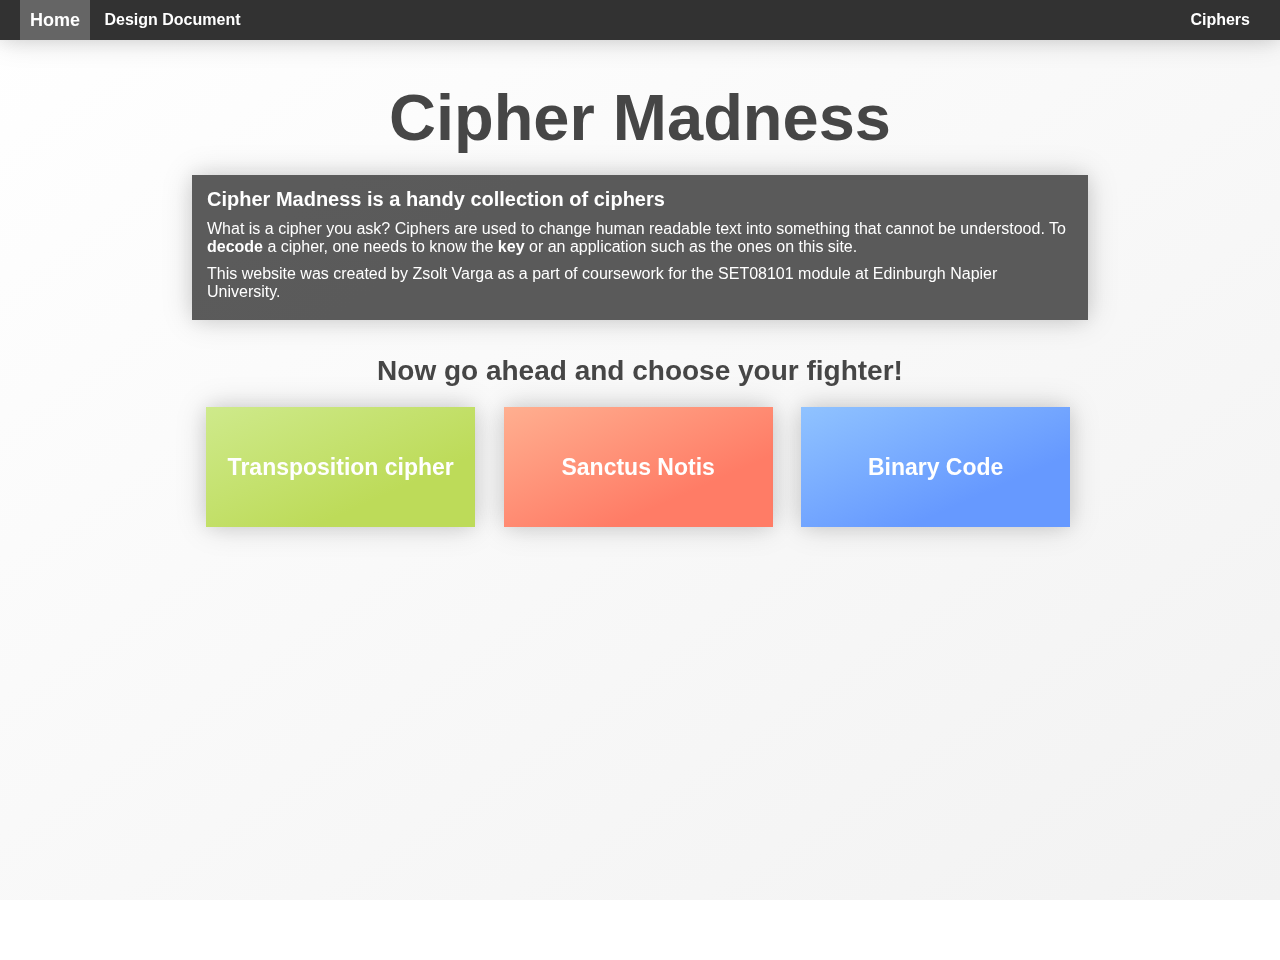
<file: index.html>
<!DOCTYPE html>
<html>
  <head>
    <meta charset="utf-8">
    <title>CW1 | 40212393</title>
    <link rel="stylesheet" href="assets/css/ciphers.css">
    <link rel="stylesheet" href="assets/css/generalPages.css">
    <link rel="stylesheet" href="assets/css/navbar.css">
  </head>
  <body>
    <div id="generalBack"></div>
    <!--  Navigation Bar div-->
    <div class="navBarContainer hoveredGrayBox backshadow">
      <a href="index.html">
        <div class="navBarField navBarActive">
          Home
        </div>
      </a>
      <a href="design.html">
        <div class="navBarField">
          Design Document
        </div>
      </a>
      <a href="#">
        <div class="navBarField navBarRightSide navBarDrop">
          Ciphers
        </div>
      </a>
    </div>
    <div class="dropDownContainer hoveredGrayBox">
      <div class="dropDownMenu">
        <a href="cipherTransposition.html">
          <div class="dropDownItem">
            Transposition
          </div>
        </a>
        <a href="cipherSanctusNotis.html">
          <div class="dropDownItem">
            Sanctus Notis
          </div>
        </a>
        <a href="cipherBinary.html">
          <div class="dropDownItem">
            Binary
          </div>
        </a>
      </div>
    </div>


    <div class="container">
      <h1 class="grayText">Cipher Madness</h1>
      <div class="shortInfo grayBox backshadow" id="topBoxHomePage">
        <h3>Cipher Madness is a handy collection of ciphers</h3>
        <p>What is a cipher you ask? Ciphers are used to change human readable
        text into something that cannot be understood. To <strong>decode</strong> a cipher,
        one needs to know the <strong>key</strong> or an application such as the ones
        on this site. </p>

        <p>This website was created by Zsolt Varga as a part of coursework for the
        SET08101 module at Edinburgh Napier University.</p>
      </div>
      <h2 class="grayText">Now go ahead and choose your fighter!</h2>
      <div class="cipherLinkContainers">
        <a href="cipherTransposition.html">
          <div class="linkBox backshadow" id="linkBox1">
            <div class="linkBoxText">
              Transposition cipher
            </div>
          </div>
        </a>
        <a href="cipherSanctusNotis.html">
          <div class="linkBox backshadow" id="linkBox2">
            <div class="linkBoxText">
              Sanctus Notis
            </div>
          </div>
        </a>
        <a href="cipherBinary.html">
          <div class="linkBox backshadow" id="linkBox3">
            <div class="linkBoxText">
              Binary Code
            </div>
          </div>
        </a>
      </div>
    </div>

    <script src="assets/js/navbar.js"></script>
  </body>
</html>
</file>
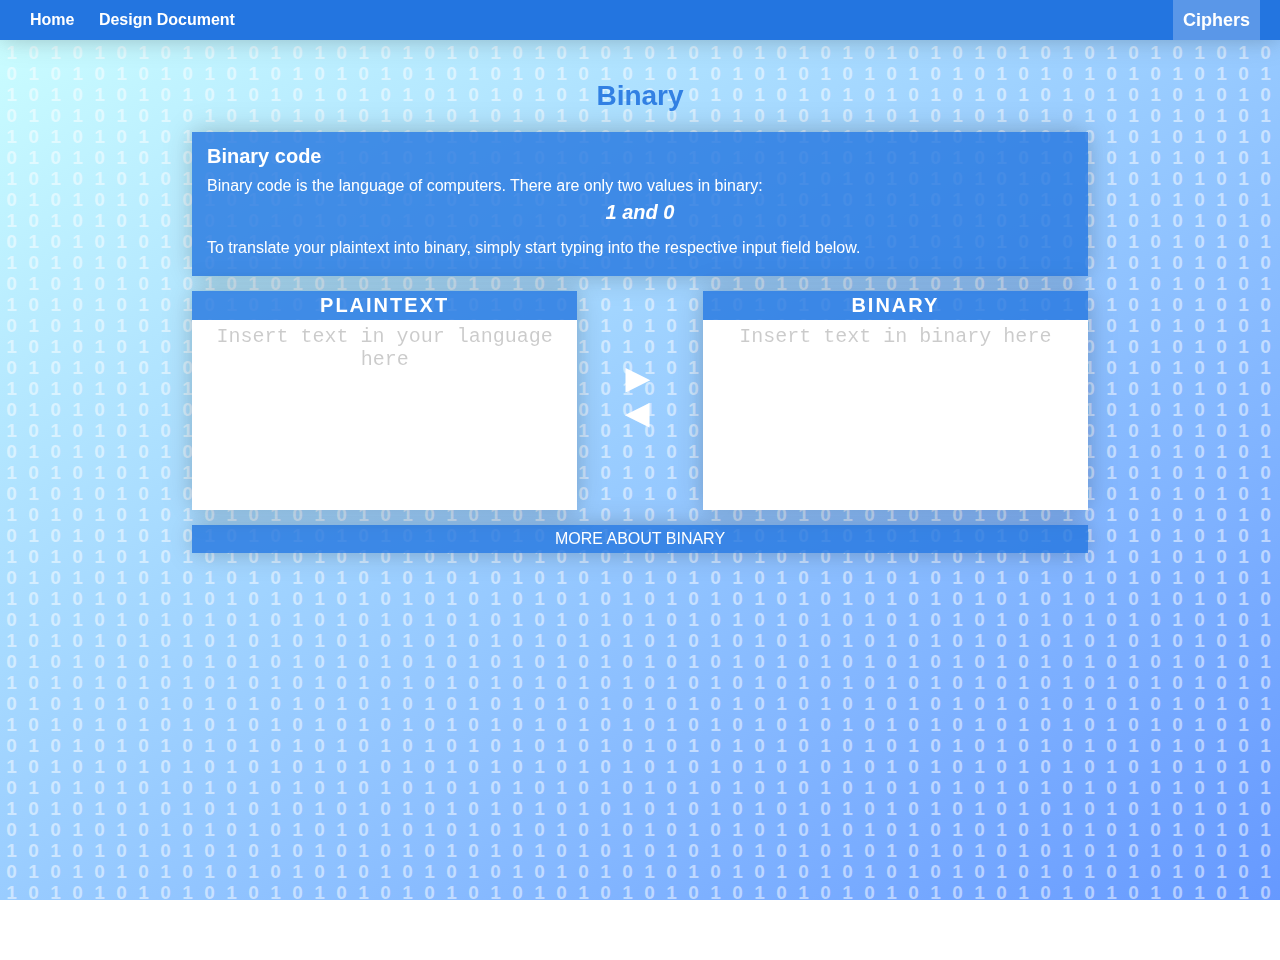
<file: cipherBinary.html>
<!DOCTYPE html>
<html>
  <head>
    <meta charset="utf-8">
    <title>CW1 | Binary</title>
    <link rel="stylesheet" href="assets/css/ciphers.css">
    <link rel="stylesheet" href="assets/css/binary.css">
    <link rel="stylesheet" href="assets/css/navbar.css">
  </head>
  <body>
    <div id="activeBinaryBack">
    </div>

    <!--  Navigation Bar div-->
    <div class="navBarContainer hoveredBlueBox backshadow">
      <a href="index.html">
        <div class="navBarField">
          Home
        </div>
      </a>
      <a href="design.html">
        <div class="navBarField">
          Design Document
        </div>
      </a>
      <a href="#">
        <div class="navBarField navBarRightSide navBarDrop navBarActive">
          Ciphers
        </div>
      </a>
    </div>
    <div class="dropDownContainer hoveredBlueBox">
      <div class="dropDownMenu">
        <a href="cipherTransposition.html">
          <div class="dropDownItem">
            Transposition
          </div>
        </a>
        <a href="cipherSanctusNotis.html">
          <div class="dropDownItem">
            Sanctus Notis
          </div>
        </a>
        <a href="cipherBinary.html">
          <div class="dropDownItem">
            Binary
          </div>
        </a>
      </div>
    </div>

    <div class="container">
      <div class="containerTop">
        <h2 class="blueText">
          Binary
        </h2>
        <div class="shortInfo blueBox backshadow">
          <h3>Binary code</h3>
          <p>Binary code is the language of computers. There are only two values in binary: <br> <span><strong><em>1 and 0</em></strong></span></p>
          <p>To translate your plaintext into binary, simply start typing into the respective input field below.</p>
        </div>
      </div>
      <div class="containerBttm">
        <div id="langBox1" class="blueBox backshadow">
          <div id="lBox1Head">
            <h3>Plaintext</h3>
          </div>
          <textarea name="name" rows="8" cols="80" placeholder="Insert text in your language here"></textarea>
        </div>
        <div id="middleIconContainer">
            <div id="toCypher">
              ▶
            </div>
            <div id="toPlaintext">
              ◀
            </div>
        </div>
        <div id="langBox2" class="blueBox backshadow">
          <div id="lBox2Head">
            <h3>Binary</h3>
          </div>
          <textarea name="name" rows="8" cols="80" placeholder="Insert text in binary here"></textarea>
        </div>
      </div>
      <div class="containerAbout blueBox backshadow">
        <div id="moreAboutCypher">
          <span>More about binary</span>
        </div>
        <div id="moreAboutElab" class="blueText infoInvisible">
          <h3>Binary Code</h3>
          <p>
            When counting, we use the decimal system, sometimes without ever realising it.
            The decimal system means we have 10 numbers to work with (0-9). Computers, however,
            work with 2 numbers (0 and 1). It is possible to do all calculations in a
            different system, then convert back to one we fluently comprehent and still get the right
            result. After all, this is what our computers do.
          </p>
          <p>
            Converting text into Binary code, however, is a bit trickier and can be thought
            of as a cipher. First, a number needs to be assigned to every possible character.
            For this, we have the internationally agreed ASCII table. This number is then converted into
            binary. To be able to distinguish which chunks of 1's and 0's are part of which character,
            we use spaces after (only applies to this application).
          </p>
          <p>Example:
          <br><strong>Text:</strong> "Binary"
          <br><strong>ASCII:</strong> 66, 105, 110, 97, 114, 121
          <br><strong>Binary code:</strong> 1000010 1101001 1101110 1100001 1110010 1111001</p>
        </div>
      </div>
    </div>


    <script src="assets/js/binary.js"></script>
    <script src="assets/js/navbar.js"></script>
  </body>
</html>
</file>
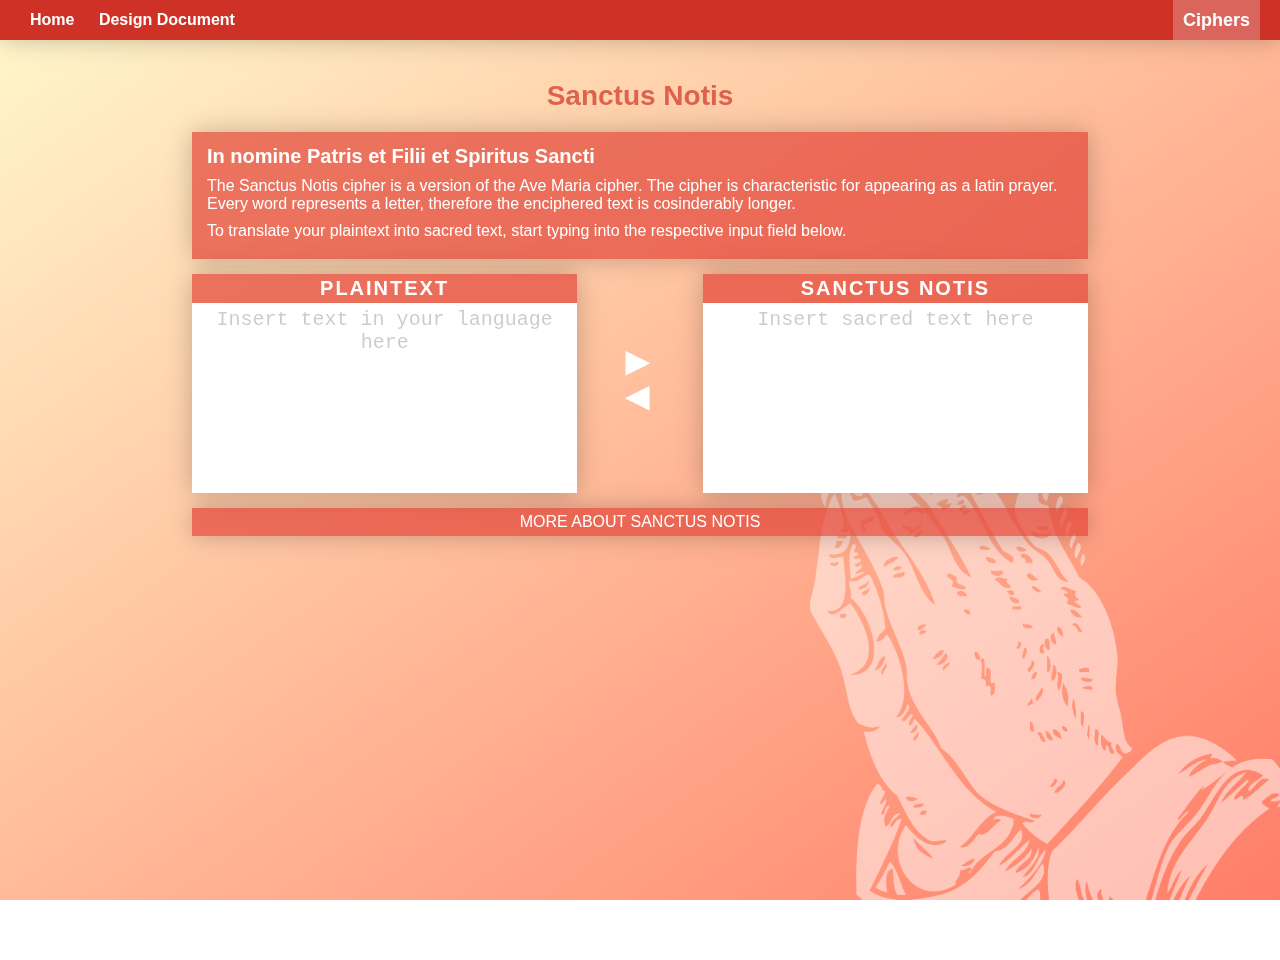
<file: cipherSanctusNotis.html>
<!DOCTYPE html>
<html>
  <head>
    <meta charset="utf-8">
    <title>CW1 | Sanctus Notis</title>
    <link rel="stylesheet" href="assets/css/ciphers.css">
    <link rel="stylesheet" href="assets/css/sanctusNotis.css">
    <link rel="stylesheet" href="assets/css/navbar.css">
  </head>
  <body>
    <div id="activeSanctusBack">
      <img src="assets/images/1638548.png" alt="">
      <!-- http://clipart-library.com/clipart/1638548.htm -->
    </div>

    <!--  Navigation Bar div-->
    <div class="navBarContainer hoveredOrangeBox backshadow">
      <a href="index.html">
        <div class="navBarField">
          Home
        </div>
      </a>
      <a href="design.html">
        <div class="navBarField">
          Design Document
        </div>
      </a>
      <a href="#">
        <div class="navBarField navBarRightSide navBarDrop navBarActive">
          Ciphers
        </div>
      </a>
    </div>
    <div class="dropDownContainer hoveredOrangeBox">
      <div class="dropDownMenu">
        <a href="cipherTransposition.html">
          <div class="dropDownItem">
            Transposition
          </div>
        </a>
        <a href="cipherSanctusNotis.html">
          <div class="dropDownItem">
            Sanctus Notis
          </div>
        </a>
        <a href="cipherBinary.html">
          <div class="dropDownItem">
            Binary
          </div>
        </a>
      </div>
    </div>


    <div class="container">
      <div class="containerTop">
        <h2 class="orangeText">
          Sanctus Notis
        </h2>
        <div class="shortInfo orangeBox backshadow">
          <h3>In nomine Patris et Filii et Spiritus Sancti</h3>
          <p>The Sanctus Notis cipher is a version of the Ave Maria cipher. The cipher is characteristic
            for appearing as a latin prayer. Every word represents a letter, therefore the enciphered text is
            cosinderably longer.</p>
          <p>To translate your plaintext into sacred text, start typing into the respective input field below.</p>
        </div>
      </div>
      <div class="containerBttm">
        <div id="langBox1" class="orangeBox backshadow">
          <div id="lBox1Head">
            <h3>Plaintext</h3>
          </div>
          <textarea name="name" rows="8" cols="80" placeholder="Insert text in your language here"></textarea>
        </div>
        <div id="middleIconContainer">
            <div id="toCypher">
              ▶
            </div>
            <div id="toPlaintext">
              ◀
            </div>
        </div>
        <div id="langBox2" class="orangeBox backshadow">
          <div id="lBox2Head">
            <h3>Sanctus Notis</h3>
          </div>
          <textarea name="name" rows="8" cols="80" placeholder="Insert sacred text here"></textarea>
        </div>
      </div>
      <div class="containerAbout orangeBox backshadow">
        <div id="moreAboutCypher">
          <span>More about Sanctus Notis</span>
        </div>
        <div id="moreAboutElab" class="orangeText infoInvisible">
          <h3>Sansctus Notis</h3>
          <p>This cipher is influenced by the Ave Maria cipher and takes a fun approach
            to encoding text. Every letter of the alphabet has several Latin prayer words
            associated with it. After enciphering the text, the output is supposed
            to look like a christian prayer written in Latin.
          </p>
          <p>Since each letter contains several values (Latin words) that are chosen at random
            when translating, the same input will give a different output each time.
          </p>
          <p><strong>Example:</strong>
            <br>The letters H and I are associated with these words:
            <br>H ('gloria', 'vivificantem')
            <br>I ('mortuorum', 'saeculi')
          <br>The word "<strong>Hi</strong>" will then have 4 different translations.
          <ul>
            <li>gloria mortuorum</li>
            <li>gloria saeculi</li>
            <li>vivificantem mortuorum</li>
            <li>vivificantem saeculi</li>
          </ul> </p>
          <p>This means, the number of possible translations for any string will be
          <strong>2<sup>n</sup> </strong> where <strong>n = length of the string</strong>.</p>
          <br>
          <br>
          <p id="smallPrint">The background image used for this page can be found at <a href="http://clipart-library.com/clipart/1638548.htm">http://clipart-library.com/</a></p>
        </div>
      </div>
    </div>


    <script src="assets/js/sanctusNotis.js"></script>
    <script src="assets/js/navbar.js"></script>
  </body>
</html>
</file>
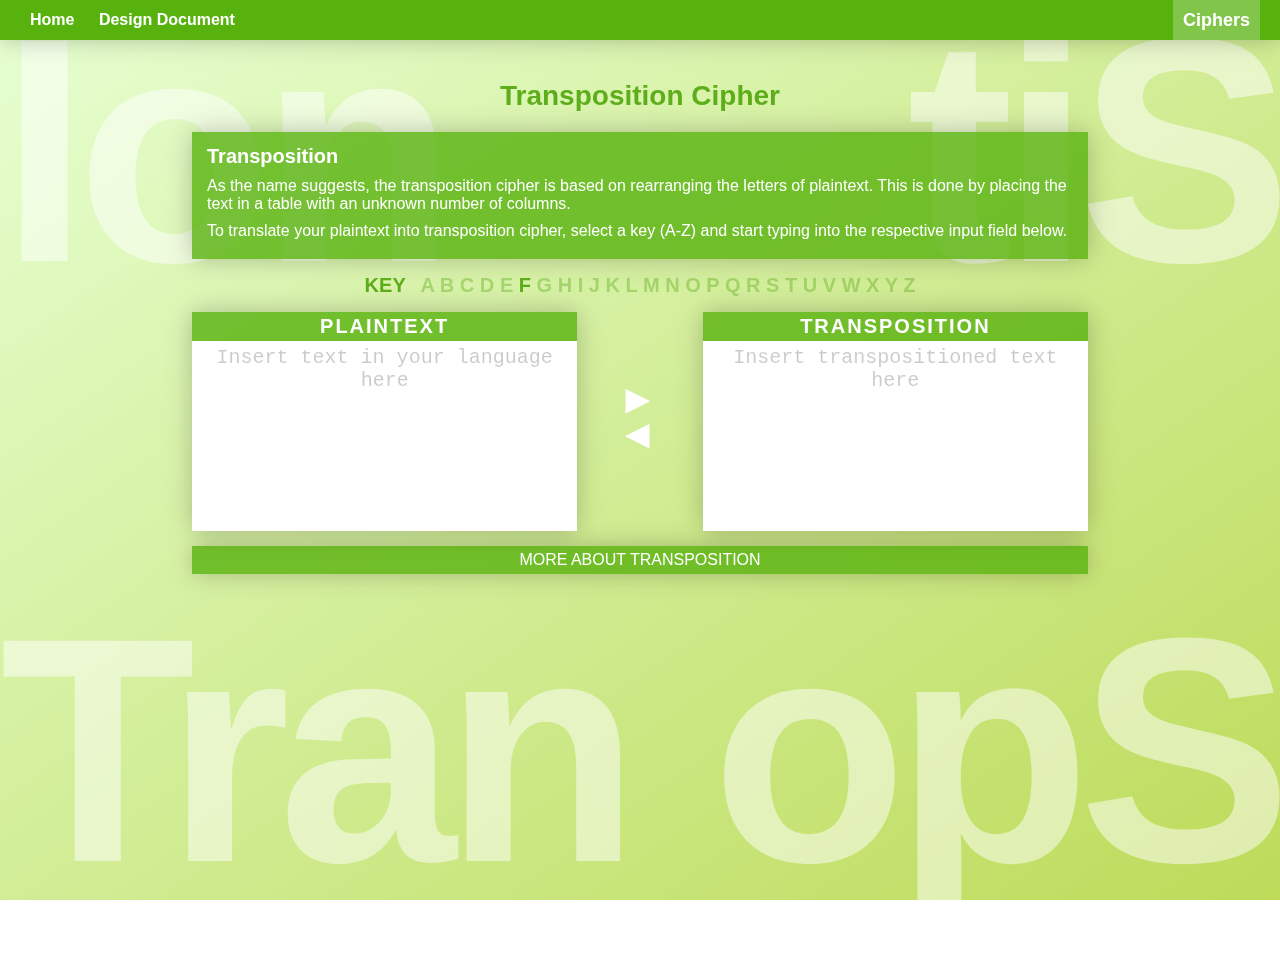
<file: cipherTransposition.html>
<!DOCTYPE html>
<html>
  <head>
    <meta charset="utf-8">
    <title>CW1 | Transposition</title>
    <link rel="stylesheet" href="assets/css/ciphers.css">
    <link rel="stylesheet" href="assets/css/transposition.css">
    <link rel="stylesheet" href="assets/css/navbar.css">
  </head>
  <body>
    <!-- background -->
    <div id="activeTransposBack">
      <div class="topActive">
        <div class="leftActive">
          Ion
        </div>
        <div class="rightActive">
          Sit
        </div>
      </div>
      <div class="bottomActive">
        <div class="leftBotActive">
          Tran
        </div>
        <div class="rightBotActive">
          Spo
        </div>
      </div>
    </div>

    <!--  Navigation Bar div-->
    <div class="navBarContainer hoveredGreenBox backshadow">
      <a href="index.html">
        <div class="navBarField">
          Home
        </div>
      </a>
      <a href="design.html">
        <div class="navBarField">
          Design Document
        </div>
      </a>
      <a href="#">
        <div class="navBarField navBarRightSide navBarDrop navBarActive">
          Ciphers
        </div>
      </a>
    </div>
    <div class="dropDownContainer hoveredGreenBox">
      <div class="dropDownMenu">
        <a href="cipherTransposition.html">
          <div class="dropDownItem">
            Transposition
          </div>
        </a>
        <a href="cipherSanctusNotis.html">
          <div class="dropDownItem">
            Sanctus Notis
          </div>
        </a>
        <a href="cipherBinary.html">
          <div class="dropDownItem">
            Binary
          </div>
        </a>
      </div>
    </div>

    <!--  the actual body of the page-->
    <div class="container">
      <div class="containerTop">
        <h2 class="greenText">
          Transposition Cipher
        </h2>
        <div class="shortInfo greenBox backshadow">
          <h3>Transposition</h3>
          <p>As the name suggests, the transposition cipher is based on rearranging
            the letters of plaintext. This is done by placing the text in a table with an unknown number of columns.</p>
          <p>To translate your plaintext into transposition cipher, select a key (A-Z) and start typing into the respective input field below.</p>
        </div>
      </div>
      <div id="keyChoice" class="greenText">
        <h3>
          <span>KEY</span> <span>A</span> <span>B</span> <span>C</span> <span>D</span>
          <span>E</span> <span>F</span> <span>G</span> <span>H</span> <span>I</span>
          <span>J</span> <span>K</span> <span>L</span> <span>M</span> <span>N</span>
          <span>O</span> <span>P</span> <span>Q</span> <span>R</span> <span>S</span>
          <span>T</span> <span>U</span> <span>V</span> <span>W</span> <span>X</span>
          <span>Y</span> <span>Z</span>
        </h3>
      </div>
      <div class="containerBttm">
        <div id="langBox1" class="greenBox backshadow">
          <div id="lBox1Head">
            <h3>Plaintext</h3>
          </div>
          <textarea name="name" rows="8" cols="80" placeholder="Insert text in your language here"></textarea>
        </div>
        <div id="middleIconContainer">
            <div id="toCypher">
              ▶
            </div>
            <div id="toPlaintext">
              ◀
            </div>
        </div>
        <div id="langBox2" class="greenBox backshadow">
          <div id="lBox2Head">
            <h3>Transposition</h3>
          </div>
          <textarea name="name" rows="8" cols="80" placeholder="Insert transpositioned text here"></textarea>
        </div>
      </div>
      <div class="containerAbout greenBox backshadow">
        <div id="moreAboutCypher">
          <span>More about transposition</span>
        </div>
        <div id="moreAboutElab" class="greenText infoInvisible">
          <h3>Transposition Cipher</h3>
          <p>
            As mentioned before, the transposition cipher works on the basis of
            shuffling letters. The principle is quite straightforward: plaintext
            is placed horizontally into a table, where each character
            occupies one cell. The text is then read vertically.
          </p>
          <p><strong>The number of columns is chosed by the key.</strong> Every letter in the
            alphabet has a number associated with it. The user chooses a letter,
            without knowing what number it stands for. After the number of columns
            is chosen, the number of rows depens only on the length of the string.
            <br>When the string doesn't occupy every cell in the table, the remaining
            cells are filled with a chosen special sign that acts like a placeholder,
            so the cipher can be later translated in the other direction as well. For
            this purpose, the '∞' symbol is used.
          </p>

          <p>The figure below shows a visual example of how the cipher functions.
          <br><strong>The chosen key is number 4.</strong>
          <br>Input: <strong>Donuts are awesome!</strong>
          </p>

          <table>
            <tr>
              <td>D</td>
              <td>o</td>
              <td>n</td>
              <td>u</td>
            </tr>
            <tr>
              <td>t</td>
              <td>s</td>
              <td> </td>
              <td>a</td>
            </tr>
            <tr>
              <td>r</td>
              <td>e</td>
              <td> </td>
              <td>a</td>
            </tr>
            <tr>
              <td>w</td>
              <td>e</td>
              <td>s</td>
              <td>o</td>
            </tr>
            <tr>
              <td>m</td>
              <td>e</td>
              <td>!</td>
              <td>∞</td>
            </tr>
          </table>

          <p>Output: <strong>Dtrwmoseeen <span></span> s!uaao∞</strong>
          </p>

          <p>The cipher can take any input, however using the ∞ symbol is not advised
          as it will be ommited when translated in the other direction.
          <br>Also, it is necessary
          that the input's length is larger than the key, therefore use this cipher
          for longer strings only.</p>
        </div>
      </div>
    </div>


    <script src="assets/js/transposition.js"></script>
    <script src="assets/js/navbar.js"></script>

  </body>
</html>
</file>
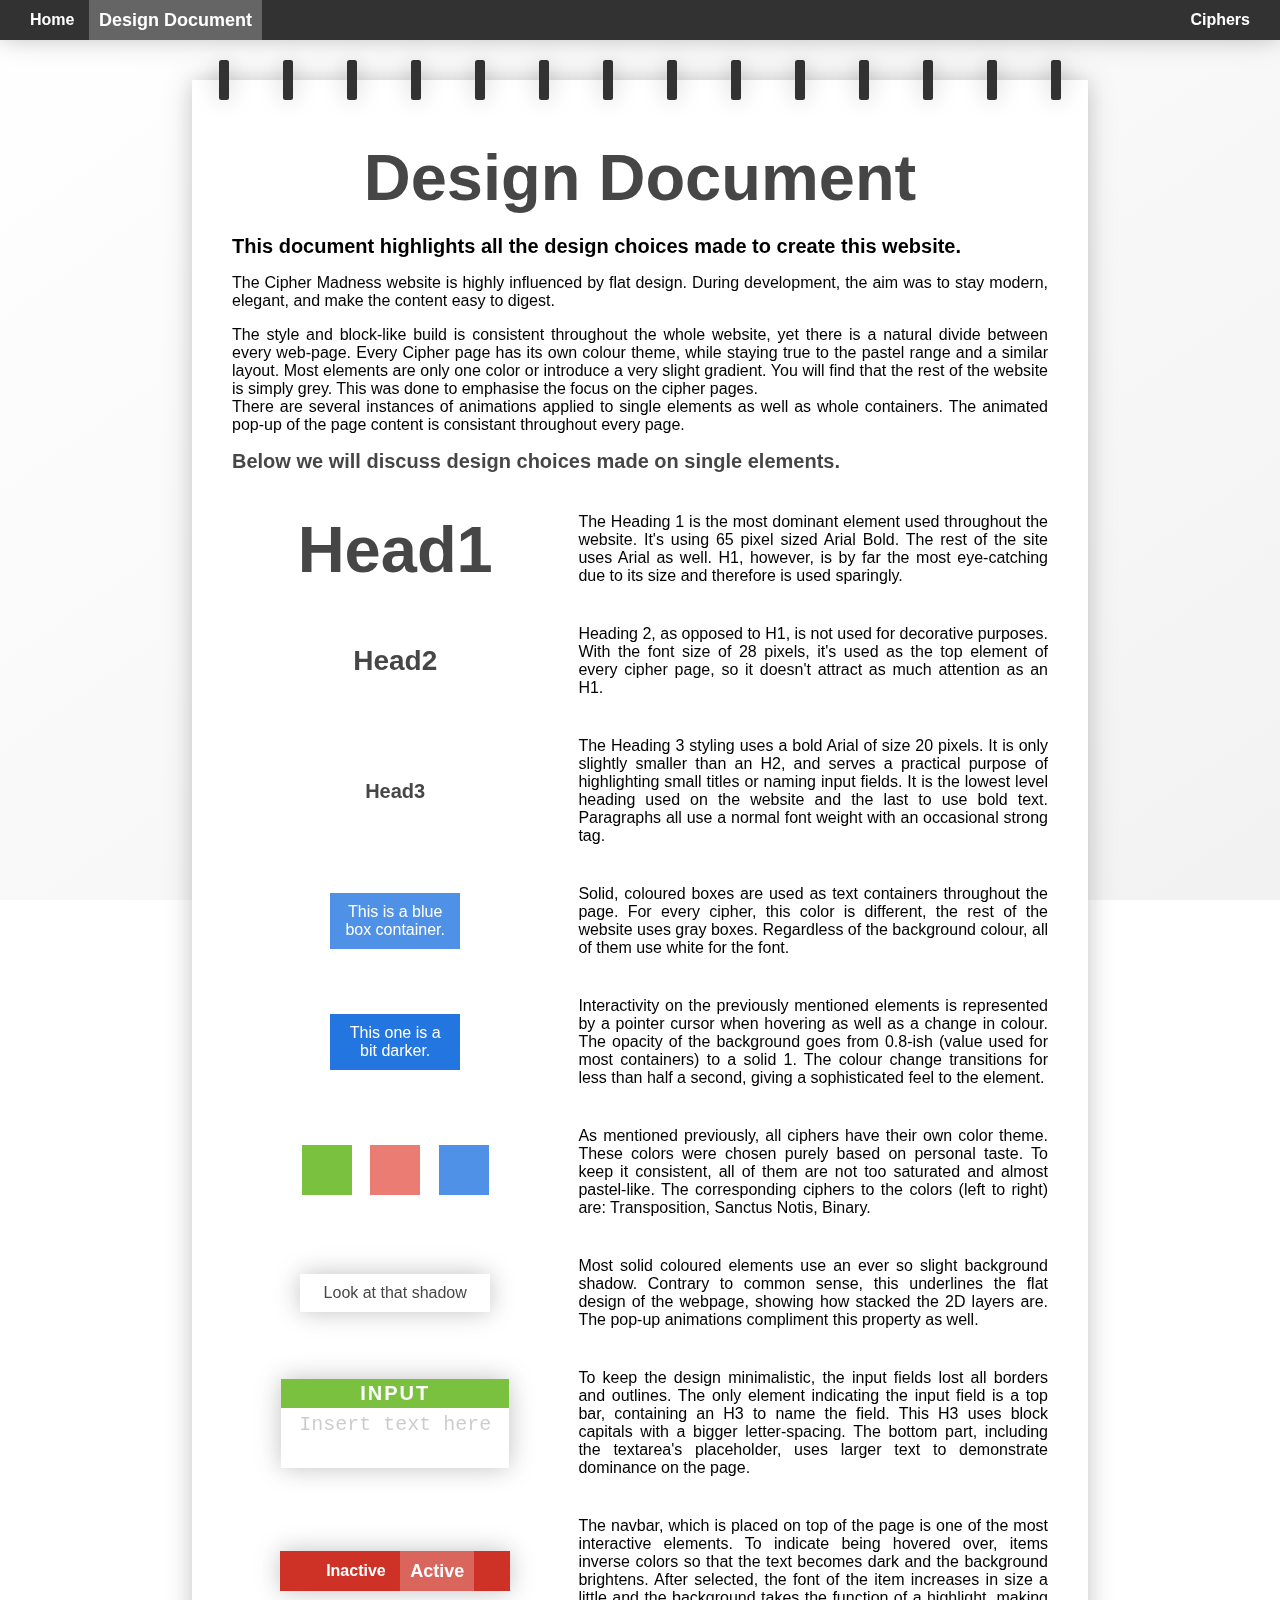
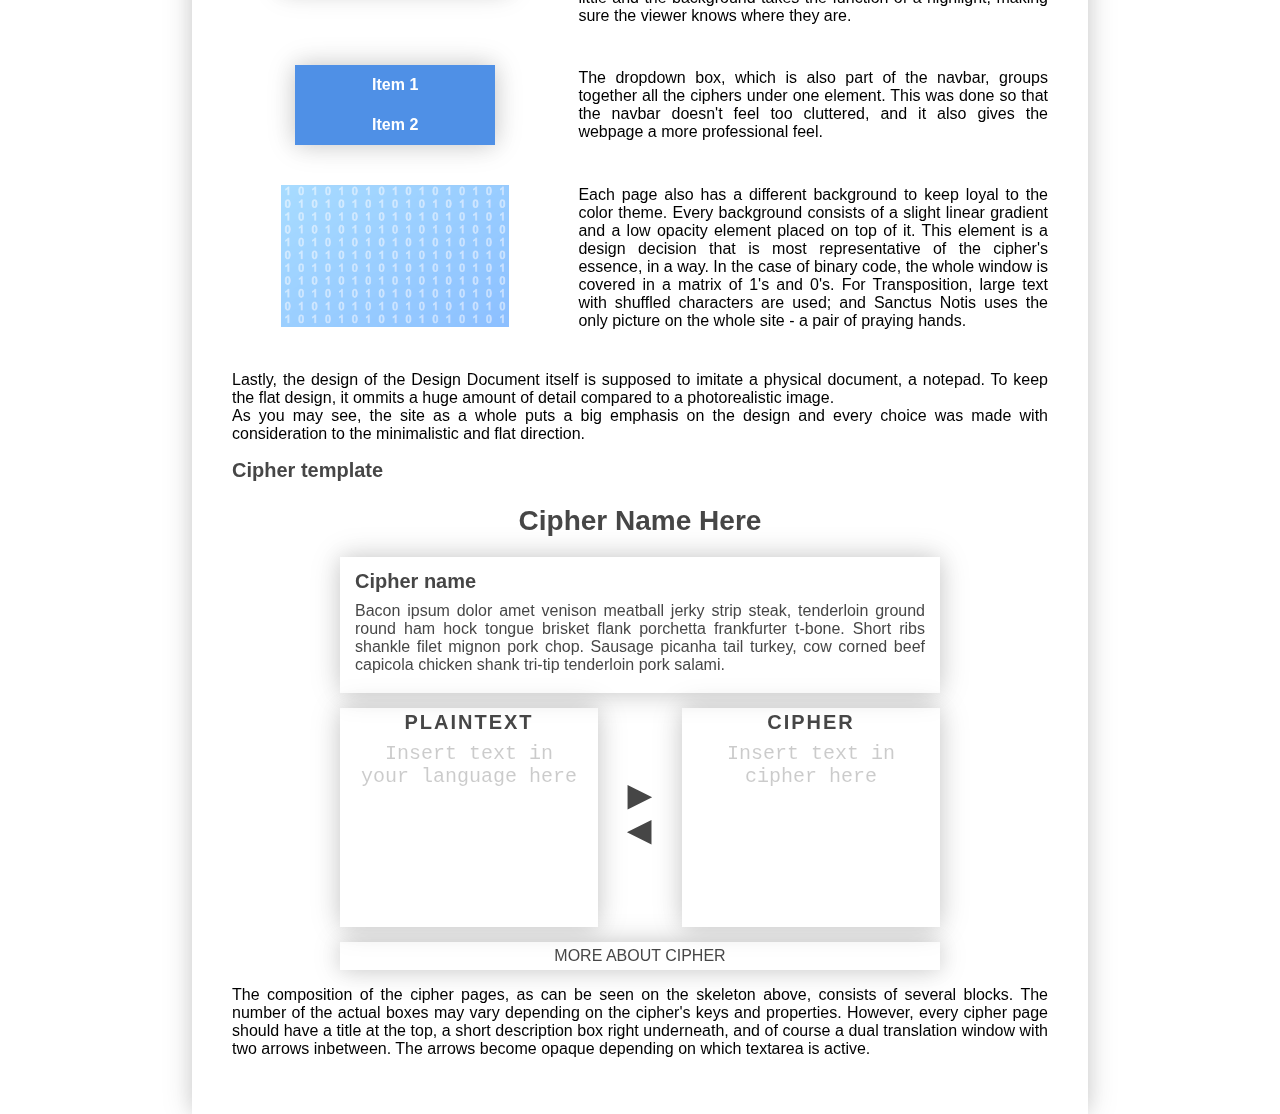
<file: design.html>
<!DOCTYPE html>
<html>
  <head>
    <meta charset="utf-8">
    <title>CW1 | Design Document</title>
    <link rel="stylesheet" href="assets/css/ciphers.css">
    <link rel="stylesheet" href="assets/css/binary.css">
    <link rel="stylesheet" href="assets/css/sanctusNotis.css">
    <link rel="stylesheet" href="assets/css/transposition.css">
    <link rel="stylesheet" href="assets/css/generalPages.css">
    <link rel="stylesheet" href="assets/css/designDoc.css">
    <link rel="stylesheet" href="assets/css/navbar.css">
  </head>
  <body>
    <div id="generalBack"></div>
    <!--  Navigation Bar div-->
    <div class="navBarContainer hoveredGrayBox backshadow">
      <a href="index.html">
        <div class="navBarField">
          Home
        </div>
      </a>
      <a href="design.html">
        <div class="navBarField navBarActive">
          Design Document
        </div>
      </a>
      <a href="#">
        <div class="navBarField navBarRightSide navBarDrop">
          Ciphers
        </div>
      </a>
    </div>
    <div class="dropDownContainer hoveredGrayBox">
      <div class="dropDownMenu">
        <a href="cipherTransposition.html">
          <div class="dropDownItem">
            Transposition
          </div>
        </a>
        <a href="cipherSanctusNotis.html">
          <div class="dropDownItem">
            Sanctus Notis
          </div>
        </a>
        <a href="cipherBinary.html">
          <div class="dropDownItem">
            Binary
          </div>
        </a>
      </div>
    </div>

    <div class="container ">
      <div class="paperClipsTop">

      </div>
      <div class="emptyDiv"></div>
      <div class="whiteBox backshadow">
        <h1 class="grayText">Design Document</h1>
        <h3>This document highlights all the design choices made to create this website.</h3>
        <p>The Cipher Madness website is highly influenced by flat design. During development,
        the aim was to stay modern, elegant, and make the content easy to digest.</p>
        <p>The style and block-like build is consistent throughout the whole website, yet
        there is a natural divide between every web-page. Every Cipher page has its own colour theme,
        while staying true to the pastel range and a similar layout. Most elements
        are only one color or introduce a very slight gradient. You will find that the
        rest of the website is simply grey. This was done to emphasise the focus
        on the cipher pages.
        <br>There are several instances of animations applied to single elements as well as whole
        containers. The animated pop-up of the page content is consistant throughout every page.</p>
        <h3 class="grayText">Below we will discuss design choices made on single elements.</h3>
        <div class="designItem">
          <div class="designItemLeftSide">
            <div class="">
              <h1 class="grayText" id="elem1">Head1</h1>
            </div>
          </div>
          <div class="designItemLRightSide">
            The Heading 1 is the most dominant element used throughout the website.
            It's using 65 pixel sized Arial Bold. The rest of the site uses Arial as well.
            H1, however, is by far the most eye-catching due to its size and therefore is
            used sparingly.
          </div>
        </div>

        <div class="designItem">
          <div class="designItemLeftSide">
            <div class="">
              <h2 class="grayText" id="elem2">Head2</h2>
            </div>
          </div>
          <div class="designItemLRightSide">
            Heading 2, as opposed to H1, is not used for decorative purposes. With the font size of
            28 pixels, it's used as the top element of every cipher page, so it doesn't attract as much
            attention as an H1.
          </div>
        </div>

        <div class="designItem">
          <div class="designItemLeftSide">
            <div class="">
              <h3 class="grayText" id="elem3">Head3</h3>
            </div>
          </div>
          <div class="designItemLRightSide">
            The Heading 3 styling uses a bold Arial of size 20 pixels. It is only slightly smaller
            than an H2, and serves a practical purpose of highlighting small titles or
            naming input fields. It is the lowest level heading used on the website and the
            last to use bold text. Paragraphs all use a normal font weight with an occasional
            strong tag.
          </div>
        </div>

        <div class="designItem">
          <div class="designItemLeftSide">
            <div class="blueBox shortInfo" id="elem4">
              This is a blue box container.
            </div>
          </div>
          <div class="designItemLRightSide">
            Solid, coloured boxes are used as text containers throughout the page.
            For every cipher, this color is different, the rest of the website uses gray
            boxes. Regardless of the background colour, all of them use white for the font.
          </div>
        </div>

        <div class="designItem">
          <div class="designItemLeftSide">
            <div class="hoveredBlueBox shortInfo" id="elem5">
              This one is a bit darker.
            </div>
          </div>
          <div class="designItemLRightSide">
            Interactivity on the previously mentioned elements is represented by a
            pointer cursor when hovering as well as a change in colour. The opacity
            of the background goes from 0.8-ish (value used for most containers) to a
            solid 1. The colour change transitions for less than half a second, giving
            a sophisticated feel to the element.
          </div>
        </div>

        <div class="designItem">
          <div class="designItemLeftSide">
            <div id="elem6">
              <div class="greenBox colourExample">
              </div>
              <div class="orangeBox colourExample">
              </div>
              <div class="blueBox colourExample">
              </div>
            </div>
          </div>
          <div class="designItemLRightSide">
            As mentioned previously, all ciphers have their own color theme. These
            colors were chosen purely based on personal taste. To keep it consistent,
            all of them are not too saturated and almost pastel-like. The corresponding
            ciphers to the colors (left to right) are: Transposition, Sanctus Notis,
            Binary.
          </div>
        </div>

        <div class="designItem">
          <div class="designItemLeftSide">
            <div class="shortInfo backshadow grayText" id="elem7">
              Look at that shadow
            </div>
          </div>
          <div class="designItemLRightSide">
            Most solid coloured elements use an ever so slight background shadow.
            Contrary to common sense, this underlines the flat design of the webpage,
            showing how stacked the 2D layers are. The pop-up animations compliment this
            property as well.
          </div>
        </div>

        <div class="designItem">
          <div class="designItemLeftSide">
            <div id="elem8" class="greenBox backshadow">
              <div id="elem8Head">
                <h3>Input</h3>
              </div>
              <textarea name="name" rows="8" cols="80" placeholder="Insert text here"></textarea>
            </div>
          </div>
          <div class="designItemLRightSide">
            To keep the design minimalistic, the input fields lost all borders and outlines.
            The only element indicating the input field is a top bar, containing an H3 to name
            the field. This H3 uses block capitals with a bigger letter-spacing. The bottom part,
            including the textarea's placeholder, uses larger text to demonstrate dominance on the
            page.

          </div>
        </div>

        <div class="designItem">
          <div class="designItemLeftSide">
            <div class="hoveredOrangeBox backshadow" id="elem9">
              <div class="navBarField">
                Inactive
              </div>
              <div class="navBarField navBarActive">
                Active
              </div>
            </div>
          </div>
          <div class="designItemLRightSide">
            The navbar, which is placed on top of the page is one of the most interactive
            elements. To indicate being hovered over, items inverse colors so that the
            text becomes dark and the background brightens. After selected, the font of the
            item increases in size a little and the background takes the function of a highlight,
            making sure the viewer knows where they are.
          </div>
        </div>

        <div class="designItem">
          <div class="designItemLeftSide">
            <div class="hoveredBlueBox backshadow dropDownVisible" id="elem10">
              <div class="dropDownMenu" >
                <div class="dropDownItem" >
                  Item 1
                </div>
                <div class="dropDownItem">
                  Item 2
                </div>
              </div>
            </div>
          </div>
          <div class="designItemLRightSide">
            The dropdown box, which is also part of the navbar, groups together all the
            ciphers under one element. This was done so that the navbar doesn't feel too
            cluttered, and it also gives the webpage a more professional feel.
          </div>
        </div>

        <div class="designItem">
          <div class="designItemLeftSide">
            <img src="assets/images/backexamplebinary.png" id="elem11">
          </div>
          <div class="designItemLRightSide">
            Each page also has a different background to keep loyal to the color theme.
            Every background consists of a slight linear gradient and a low opacity
            element placed on top of it. This element is a design decision that is most representative
            of the cipher's essence, in a way. In the case of binary code, the whole window is covered
            in a matrix of 1's and 0's. For Transposition, large text with shuffled
            characters are used; and Sanctus Notis uses the only picture on the whole site -
            a pair of praying hands.
          </div>
        </div>

        <p>Lastly, the design of the Design Document itself is supposed to imitate a
        physical document, a notepad. To keep the flat design, it ommits a huge amount of
        detail compared to a photorealistic image.
        <br>As you may see, the site as a whole puts a big emphasis on the design and every
        choice was made with consideration to the minimalistic and flat direction.</p>
        <h3 class="grayText">Cipher template</h3>

        <div class="designItem" id="elem12">
          <div class="container">
            <div class="containerTop">
              <h2 class="grayText">
                Cipher Name Here
              </h2>
              <div class="shortInfo backshadow grayText">
                <h3>Cipher name</h3>
                <p>Bacon ipsum dolor amet venison meatball jerky strip steak, tenderloin ground round ham hock tongue brisket flank porchetta frankfurter t-bone. Short ribs shankle filet mignon pork chop. Sausage picanha tail turkey, cow corned beef capicola chicken shank tri-tip tenderloin pork salami. </p>
              </div>
            </div>
            <div class="containerBttm">
              <div id="langBox1" class="grayText backshadow">
                <div id="lBox1Head">
                  <h3>Plaintext</h3>
                </div>
                <textarea name="name" rows="8" cols="80" placeholder="Insert text in your language here"></textarea>
              </div>
              <div id="middleIconContainer">
                  <div class="grayText" id="toCypher">
                    ▶
                  </div>
                  <div class="grayText" id="toPlaintext">
                    ◀
                  </div>
              </div>
              <div id="langBox2" class="grayText backshadow">
                <div id="lBox2Head">
                  <h3>Cipher</h3>
                </div>
                <textarea name="name" rows="8" cols="80" placeholder="Insert text in cipher here"></textarea>
              </div>
            </div>
            <div class="containerAbout backshadow grayText">
              <div id="moreAboutCypher">
                <span>More about cipher</span>
              </div>
            </div>
          </div>

        </div>
        <p>The composition of the cipher pages, as can be seen on the skeleton
          above, consists of several blocks. The number of the actual boxes may vary
          depending on the cipher's keys and properties. However, every cipher
          page should have a title at the top, a short description box right underneath,
          and of course a dual translation window with two arrows inbetween.
          The arrows become opaque depending on which textarea is active.</p>
      </div>


    </div>

    <script src="assets/js/navbar.js"></script>
    <script src="assets/js/designDoc.js"></script>
  </body>
</html>
</file>
<file: assets/css/ciphers.css>
/*------------general CSS for ALL Cypher pages below here-------------*/
html{
  height: 100%;
}

body {
  position: relative;
  padding-top:60px;
  height: 100%;
  margin: 0;
  min-height: 100vh;
  background-size: cover;
  font-family: Arial;
  min-width: 600px;
}

div.bigOlContainer{
    padding-bottom: 40px;
}

@keyframes jumpIn {
    0% { margin: 1300px auto;
         opacity: 0;}
  100% { margin: 0px auto;
         opacity: 1;}
}

textarea {
  box-sizing: border-box;
  -moz-box-sizing: border-box;
  -webkit-box-sizing: border-box;
  border: none;
  width: 100%;
  height: 190px;
  text-align: justify;
  margin: 0 auto;
  display: block;
  padding: 5px 15px;
  font-size: 20px;
  text-align: center;
  resize: none;
}

::-webkit-input-placeholder {
  color: black;
  opacity: 0.2;
  font-size: 20px;
  text-align: center;
}

textarea:focus {
  outline: none;
  font-size: 20px;
  text-align: center;
}

h1{
  width: 100%;
  margin: 20px auto;
  text-align: center;
  font-weight: bold;
  font-size: 65px;
}

h2{
  width: 100%;
  text-align: center;
  margin: 20px auto;
  font-size: 28px;
}

h3 {
  font-size: 20px;
  margin: 3px 0;
}

p{
  font-size: 16px;
}

div.shortInfo span {
  width: 100%;
  display: inline-block;
  line-height: 35px;
  text-align: center;
  font-size: 20px;
}

div.shortInfo p{
  margin: 9px 0;
}

.container {
  animation: jumpIn 0.8s;
  width: 70%;
  min-width: 650px;
  max-width: 1000px;
  margin: 0 auto 60px auto;

}

.shortInfo{
  color: white;
  padding:10px 15px;
  margin-bottom: 15px;
}

.containerBttm{
  margin-bottom: 15px;
}

.containerAbout{
  text-align: center;
  text-transform: uppercase;
}

div.containerAbout span{
  display: inline-block;
  margin: 5px 0;
}

.infoInvisible{
  display: none;
}

.dimArrow{
  color: rgba(255,255,255, 0.4);
}

.backshadow{
  box-shadow: 0px 0px 20px rgba(0, 0, 0, 0.1), 0px 0px 30px rgba(0, 0, 0, 0.15);
}

#lBox1Head{
  text-transform: uppercase;
  text-align: center;
  letter-spacing: 2px;
}
#lBox2Head{
  text-transform: uppercase;
  text-align: center;
  letter-spacing: 2px;
}

#middleIconContainer{
  box-sizing: border-box;
  -moz-box-sizing: border-box;
  -webkit-box-sizing: border-box;
  color: white;
  font-size: 30px;
  font-weight: bold;
  display: inline-block;
  width: 12.5%;
  height: 219px;
  text-align: center;
  vertical-align: top;
}

#toCypher{
  margin-top: 69px;
  transition: color 0.7s;
}

#toPlaintext{
  transition: color 0.7s;
}

#langBox1 {
  box-sizing: border-box;
  -moz-box-sizing: border-box;
  -webkit-box-sizing: border-box;
  width: 43%;
  display: inline-block;
  vertical-align: top;
}

#langBox2 {
  box-sizing: border-box;
  -moz-box-sizing: border-box;
  -webkit-box-sizing: border-box;
  width: 43%;
  float: right;
  display: inline-block;
  vertical-align: top;
}

#moreAboutCypher{
  transition: all 0.5s;
}

#moreAboutCypher:hover{
  cursor: pointer;
}

#moreAboutElab{
  text-transform: none;
  background-color: white;
  padding: 10px 15px;
  text-align: left;
  text-align: justify;
}
</file>
<file: assets/css/generalPages.css>
/* styles for the index page and design page */

.grayBox{
  /* background-color: rgba(41, 128, 185, 0.8); */
  background-color: rgba(50, 50, 50, 0.8);
  color: white;
}

.hoveredGrayBox{
  background-color: rgba(50, 50, 50, 1);
}

.grayText{
  color: rgba(50, 50, 50, 0.9);
}

.cipherLinkContainers{
  height: 120px;
}

.linkBox{
  font-size: 23px;
  color: white;
  font-weight: bold;
  box-sizing: border-box;
  float: left;
  width: 30%;
  margin: 0 1.6%;
  height: 120px;
  text-align: center;
  vertical-align: center;
  display: table;
  transition: 0.3s;
}
.linkBox:hover{
  cursor: pointer;
  color: rgba(50, 50, 50, 0.9);
}

.linkBoxText{
  display: table-cell;
  vertical-align: middle;
  padding: 20px;
}

@keyframes jumpInLinkBox {
    0%    { margin-top: 1300px;
            opacity: 0;}
    100%  { margin-top: 0px;
            opacity: 1;}
}

#generalBack{
  position: fixed;
  left: 0;
  right: 0;
  top: 0;
  bottom: 0;
  overflow: hidden;
  z-index: -1;
  height: 100%;
  background: linear-gradient(to bottom right, #ffffff 0%, #f2f2f2 100%);
}

#topBoxHomePage {
  margin-bottom: 35px;
}

#linkBox1{
  animation: jumpInLinkBox 0.8s;
  background: linear-gradient(to bottom right, #e7ffd3 -100%, #bddb59 70%);
}

#linkBox2{
  animation: jumpInLinkBox 1s;
  background: linear-gradient(to bottom right, #fff8cc -100%, #ff7c66 70%);
}

#linkBox3{
  animation: jumpInLinkBox 1.2s;
  background: linear-gradient(to bottom right, #ccffff -100%, #6699ff 70%);
}
</file>
<file: assets/css/navbar.css>
/* All the selectors are divs with class that and that. This is because the
specificity needs to be higher than that of <a> tags they are nested in */

div.navBarContainer{
  position: fixed;
  top: 0;
  left: 0;
  right: 0;
  height: 40px;
  margin: 0;
  padding: 0 20px;
  z-index: 1;
}

div.navBarField{
  display: inline-block;
  height: 40px;
  line-height: 40px;
  padding: 0 10px;
  transition: all 0.3s;
  font-weight: bold;
  color:white;
  font-size: 16px;
  vertical-align: top;
}

div.navBarField:hover{
  background-color: rgba(255, 255, 255, 0.8);
  color: rgba(0, 0, 0, 0.7);
  cursor: pointer;
}

div.navBarRightSide{
  float: right;
}

div.dropDownContainer{
  position: fixed;
  top: 40px;
  right: 0px;
  margin-right: 20px;
  float:right;
  height:0;
  opacity: 0;
  transition: all 0.3s;
}

div.dropDownVisible{
  height: 120px;
  opacity: 1;
}

div.dropDownMenu{
    background-color: rgba(255,255,255, 0.2);
    opacity: inherit;
}

div.dropDownItem{
  height: 0px;
  line-height: 0px;
  padding: 0 10px;
  transition: all 0.3s;
  font-weight: bold;
  font-size: 0px;
  color: white;
}

div.dropDownItemLarge{
  height: 40px;
  line-height: 40px;
  font-size: 16px;
  text-decoration: none;
}

a {
  text-decoration: none;
}

div.dropDownItem:hover{
  background-color: rgba(255, 255, 255, 0.8);
  color: rgba(0, 0, 0, 0.7);
  cursor: pointer;
}

div.navBarActive{
  background-color: rgba(255, 255, 255, 0.25);
  font-size: 18px;
  line-height: 40px;
}
</file>
<file: assets/css/binary.css>
/*-----Blue cypher page theme for Binary translator*/
.blueBox{
  /* background-color: rgba(41, 128, 185, 0.8); */
  background-color: rgba(35, 117, 224, 0.8);
  color: white;
}

.hoveredBlueBox{
  background-color: rgba(35, 117, 224, 1);
}

.blueText{
  color: rgba(35, 117, 224, 0.9);
}

#activeBinaryBack{
  position: fixed;
  left: 0;
  right: 0;
  top: 0;
  bottom: 0;
  overflow: hidden;
  z-index: -1;
  height: 100%;
  writing-mode: vertical-lr;
  text-orientation: upright;
  font-size: 19px;
  font-weight: bold;
  font-family: Arial;
  transition: all 0.5s ease;
  color: rgba(255, 255, 255, 0.5);
  background: linear-gradient(to bottom right, #ccffff 0%, #6699ff 100%);
}
</file>
<file: assets/css/sanctusNotis.css>
/*-----Orange cypher page theme for SanctusNotis translator*/
.orangeBox{
  /* background-color: rgba(41, 128, 185, 0.8); */
  background-color: rgba(226, 68, 56, 0.7);
  color: white;
}

.hoveredOrangeBox{
  background-color: rgba(206, 50, 39, 1);
}

.orangeText{
  color: rgba(206, 50, 39, 0.7);
}

div#activeSanctusBack img{
  width:500px;
  position:absolute;
  bottom: -100px;
  right: -30px;
  filter: invert(100%);
  opacity: 0.5;
}

#activeSanctusBack{
  position: fixed;
  left: 0;
  right: 0;
  top: 0;
  bottom: 0;
  overflow: hidden;
  z-index: -1;
  height: 100%;
  writing-mode: vertical-lr;
  text-orientation: upright;
  font-size: 19px;
  font-weight: bold;
  font-family: Arial;
  transition: all 0.5s ease;
  color: rgba(255, 255, 255, 0.5);
  background: linear-gradient(to bottom right, #fff8cc 0%, #ff7c66 101%);
}

#smallPrint{
  text-align: center;
  font-size: 12px;
  opacity: 0.5;
}
</file>
<file: assets/css/transposition.css>
/* -------green cypgher page theme for Transposition cypher---------- */

.greenBox{
  /* background-color: rgba(41, 128, 185, 0.8); */
  background-color: rgba(87, 178, 14, 0.8);
  color: white;
}

.hoveredGreenBox{
  background-color: rgba(87, 178, 14, 1);
}

.greenText{
  color: rgba(80, 165, 11, 0.9);
}

div#keyChoice span:first-of-type{
  margin-right: 10px;
}
div#keyChoice span{
  transition: opacity 0.3s;
}

#keyChoice{
  margin-bottom: 15px;
  text-align: center;
  cursor: pointer;
}


#activeTransposBack{
  position: fixed;
  left: 0;
  right: 0;
  top: 0;
  bottom: 0;
  overflow: hidden;
  z-index: -1;
  height: 100%;
  font-size: 300px;
  line-height: 300px;
  font-weight: bold;
  letter-spacing: -12px;
  font-family: Arial;
  transition: all 0.5s ease;
  color: rgba(255, 255, 255, 0.5);
  background: linear-gradient(to bottom right, #e7ffd3 0%, #bddb59 100%);
}

#activeTransposBack div.leftActive{
  position: absolute;
  left: 0;
  top: 0;
}

#activeTransposBack div.rightActive{
  position: absolute;
  right: 0;
  top: 0;
  direction: rtl;
  unicode-bidi: bidi-override;
}

#activeTransposBack div.leftBotActive{
  position: absolute;
  left: 0;
  bottom: 0;
}

#activeTransposBack div.rightBotActive{
  position: absolute;
  bottom: 0;
  right: 0;
  direction: rtl;
  unicode-bidi: bidi-override;
}

td{
  text-align: center;
  border: 1px solid rgba(0, 0, 0, 0.2);
  width: 30px;
  height: 20px;
}
table{
  margin: 0 auto;
}
</file>
<file: assets/css/designDoc.css>
.whiteBox{
  background-color: white;
  padding: 40px;
  text-align: justify;
}

.paperClipsTop{
  width: 100%;
}

.paperClip{
  float: left;
  height:40px;
  width: 10px;
  border-radius: 2.5px;
}

.emptyDiv{
  height: 20px;
  width: 100%;
}

.designItem{
  display: table;
  width: 100%;
  margin: 40px 0;
}

.designItemLeftSide{
  display: table-cell;
  vertical-align: middle;
  box-sizing: border-box;
  text-align: center;
  width: 40%;
}

.designItemLRightSide{
  display: table-cell;
  vertical-align: middle;
  box-sizing: border-box;
  text-align: justify;
  padding-left: 20px;
  width: 60%;
}

div.designItemLeftSide div{
  margin: 0 auto;
}

/* ----------elements used in design doc----------  */
#elem1{
  margin: 0;
  line-height: 65px;
}

#elem3{
  text-align: center;
}

#elem4{
  width: 100px;
}

#elem5{
  width: 100px;
}

div.designItemLeftSide div.colourExample{
  display: inline-block;
  width: 50px;
  height: 50px;
  margin: 0 7px;
}

#elem6{
  width: 201px;
}

#elem7{
  width: 160px;
  text-align: center;
}

#elem8Head {
  text-transform: uppercase;
  text-align: center;
  letter-spacing: 2px;
  padding: 3px;
  margin: 0 0;
}

div#elem8Head h3{
  margin: 0;
}

#elem8 {
  box-sizing: border-box;
  -moz-box-sizing: border-box;
  -webkit-box-sizing: border-box;
  width: 70%;
  vertical-align: top;
}

div#elem8 textarea{
  height: 60px;
}

#elem9{
  width: 190px;
  padding: 0 20px ;
}

#elem10{
  width: 200px;
  height:80px;
  transition: all 0.3s;
  font-weight: bold;
  color: white
}

div#elem10 div.dropDownItem{
  height: 40px;
  line-height: 40px;
  font-size: 16px;
}

#elem11{
  width: 70%;
}

#elem12 {
  width: 90%;
  margin: 0 auto;
}

div#elem12 div.container{
  width: 100%;
  min-width: 200px;
  max-width: 600px;
  margin-bottom: 0;
}

.dimDocArrow{
  color: rgba(50, 50, 50, 0.4);
}
</file>
